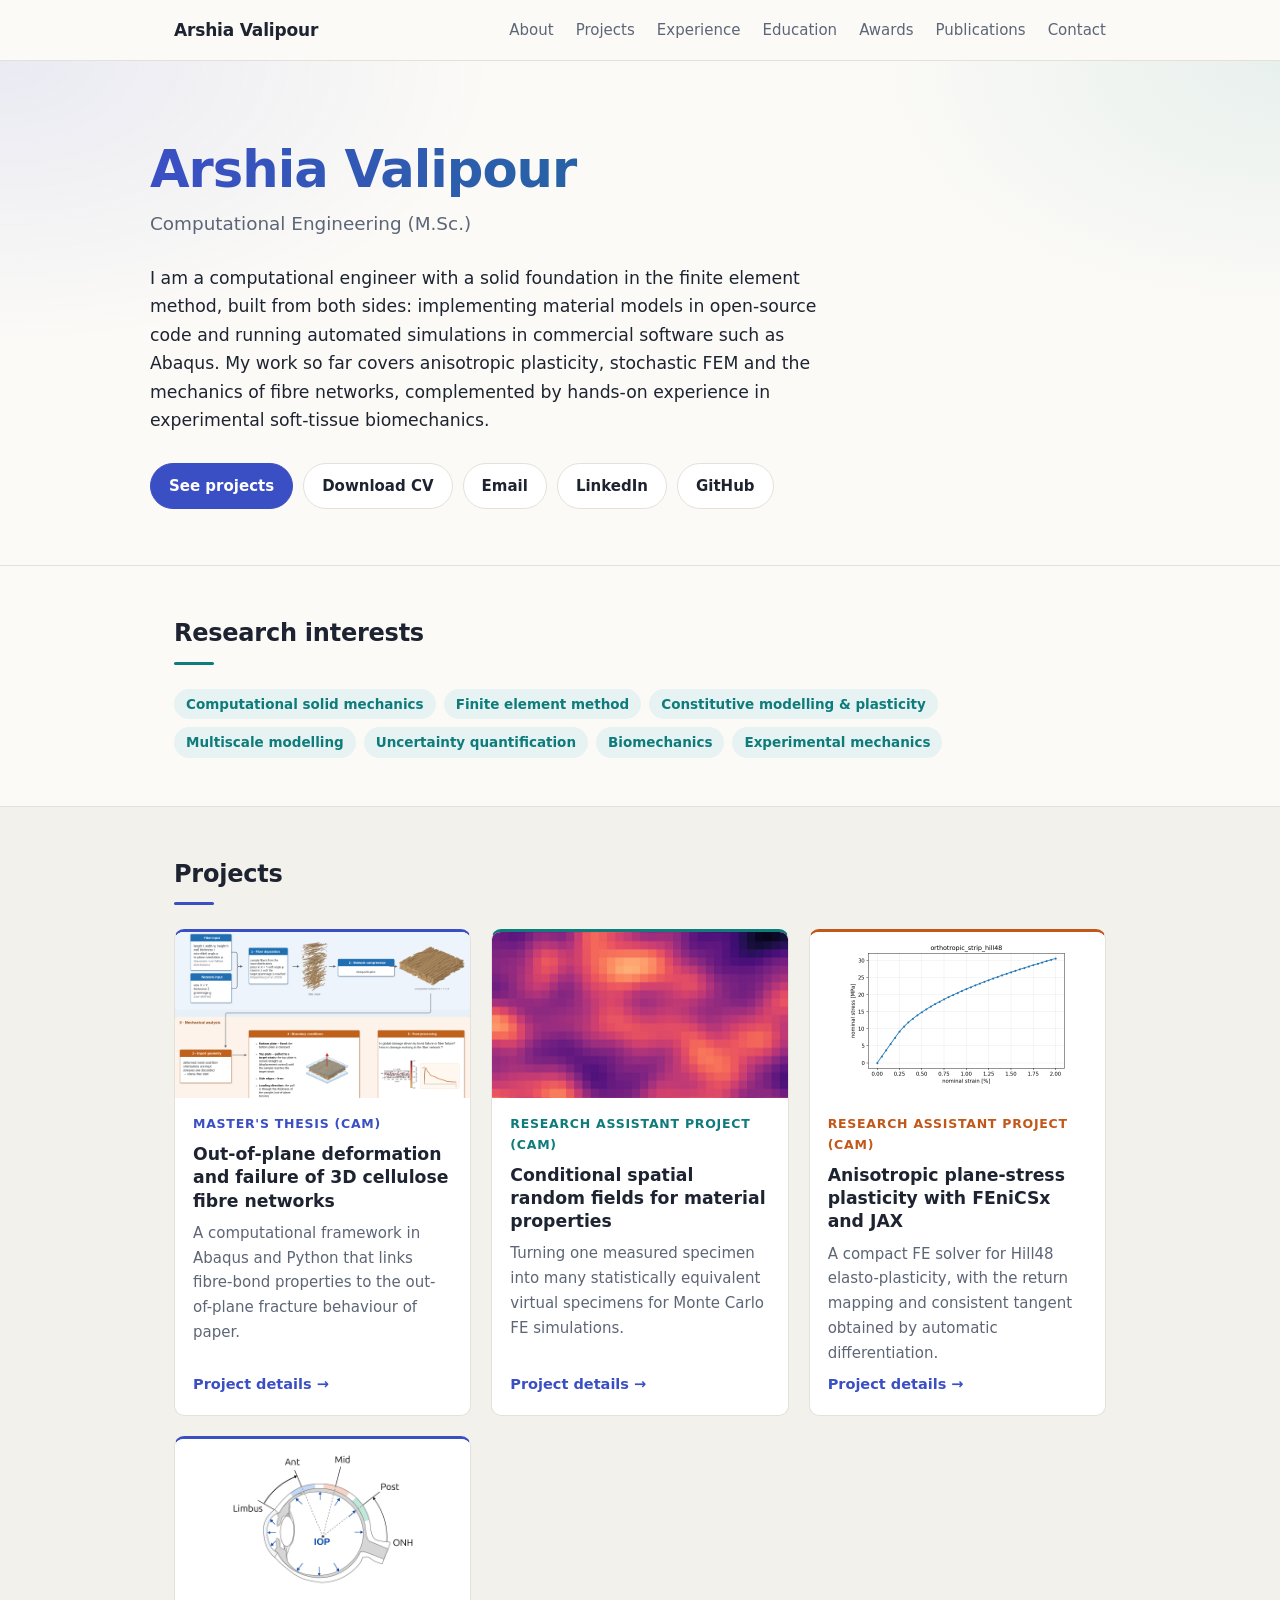
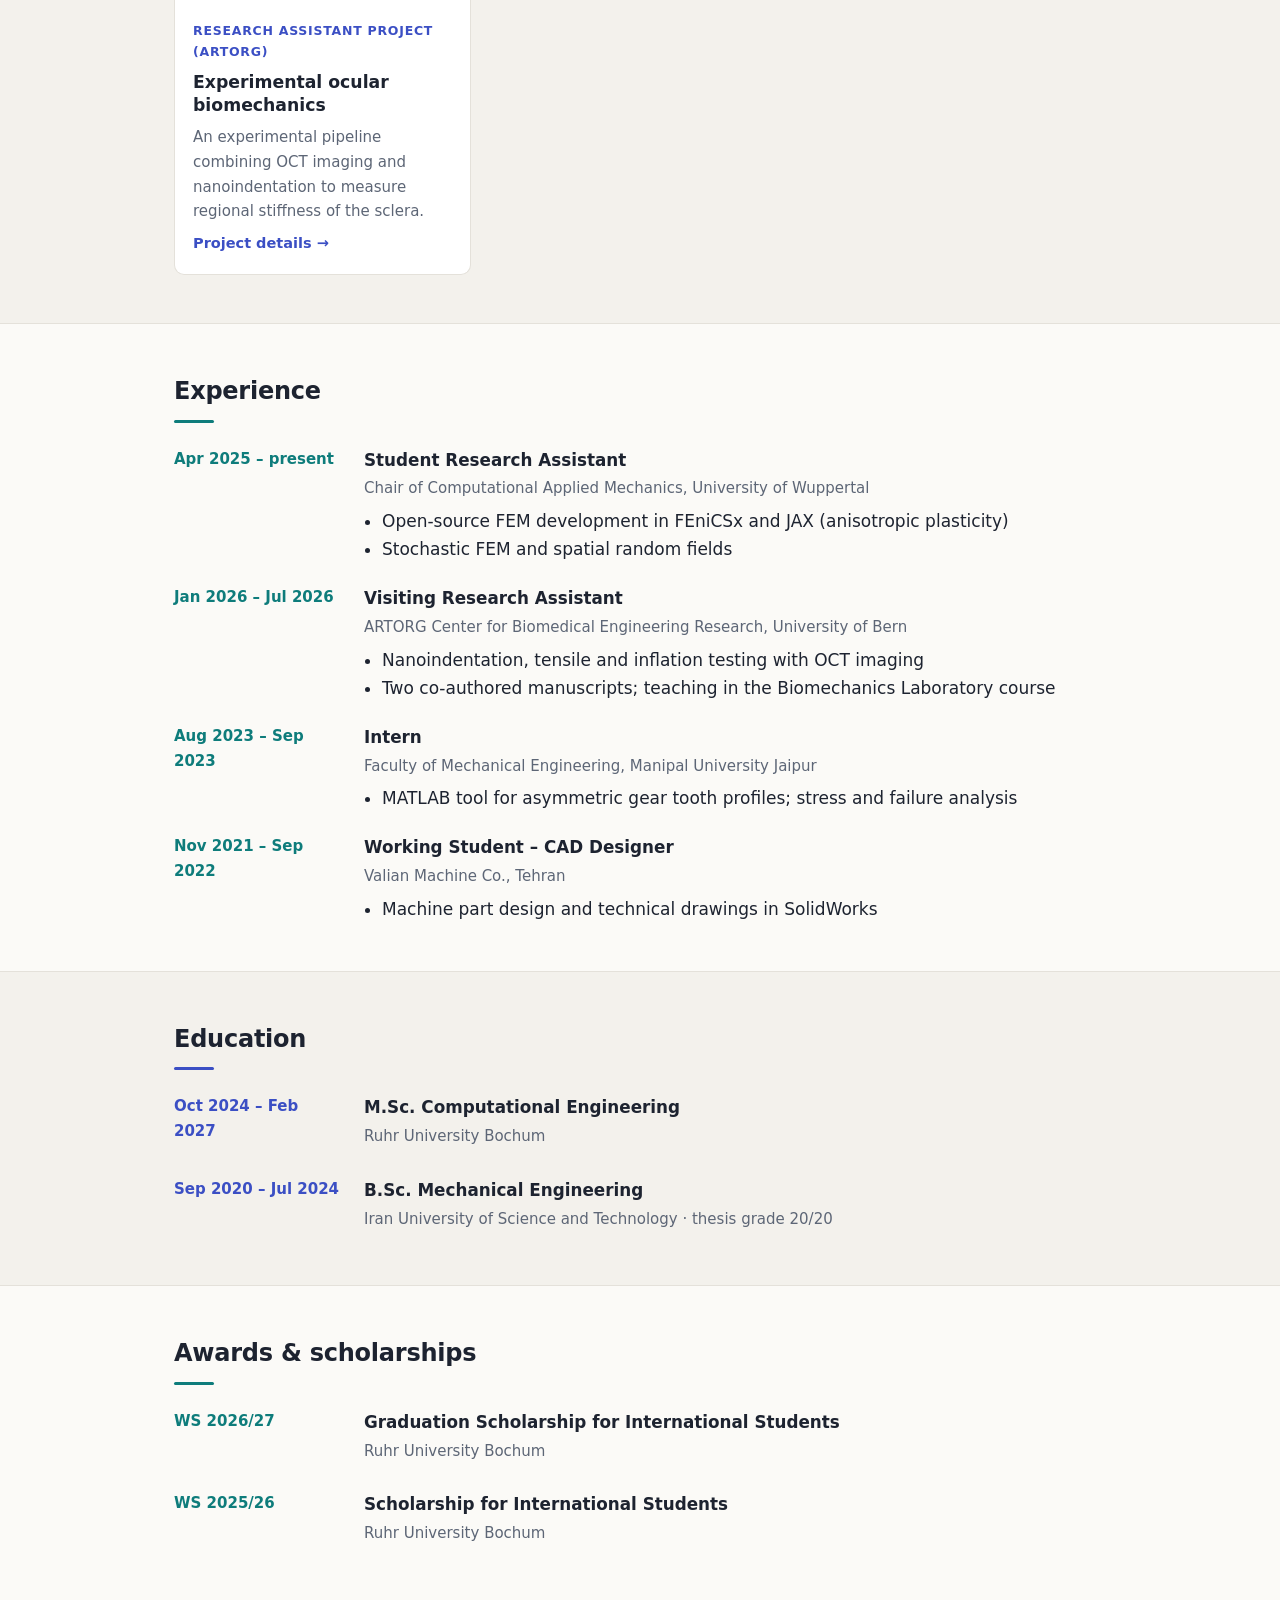
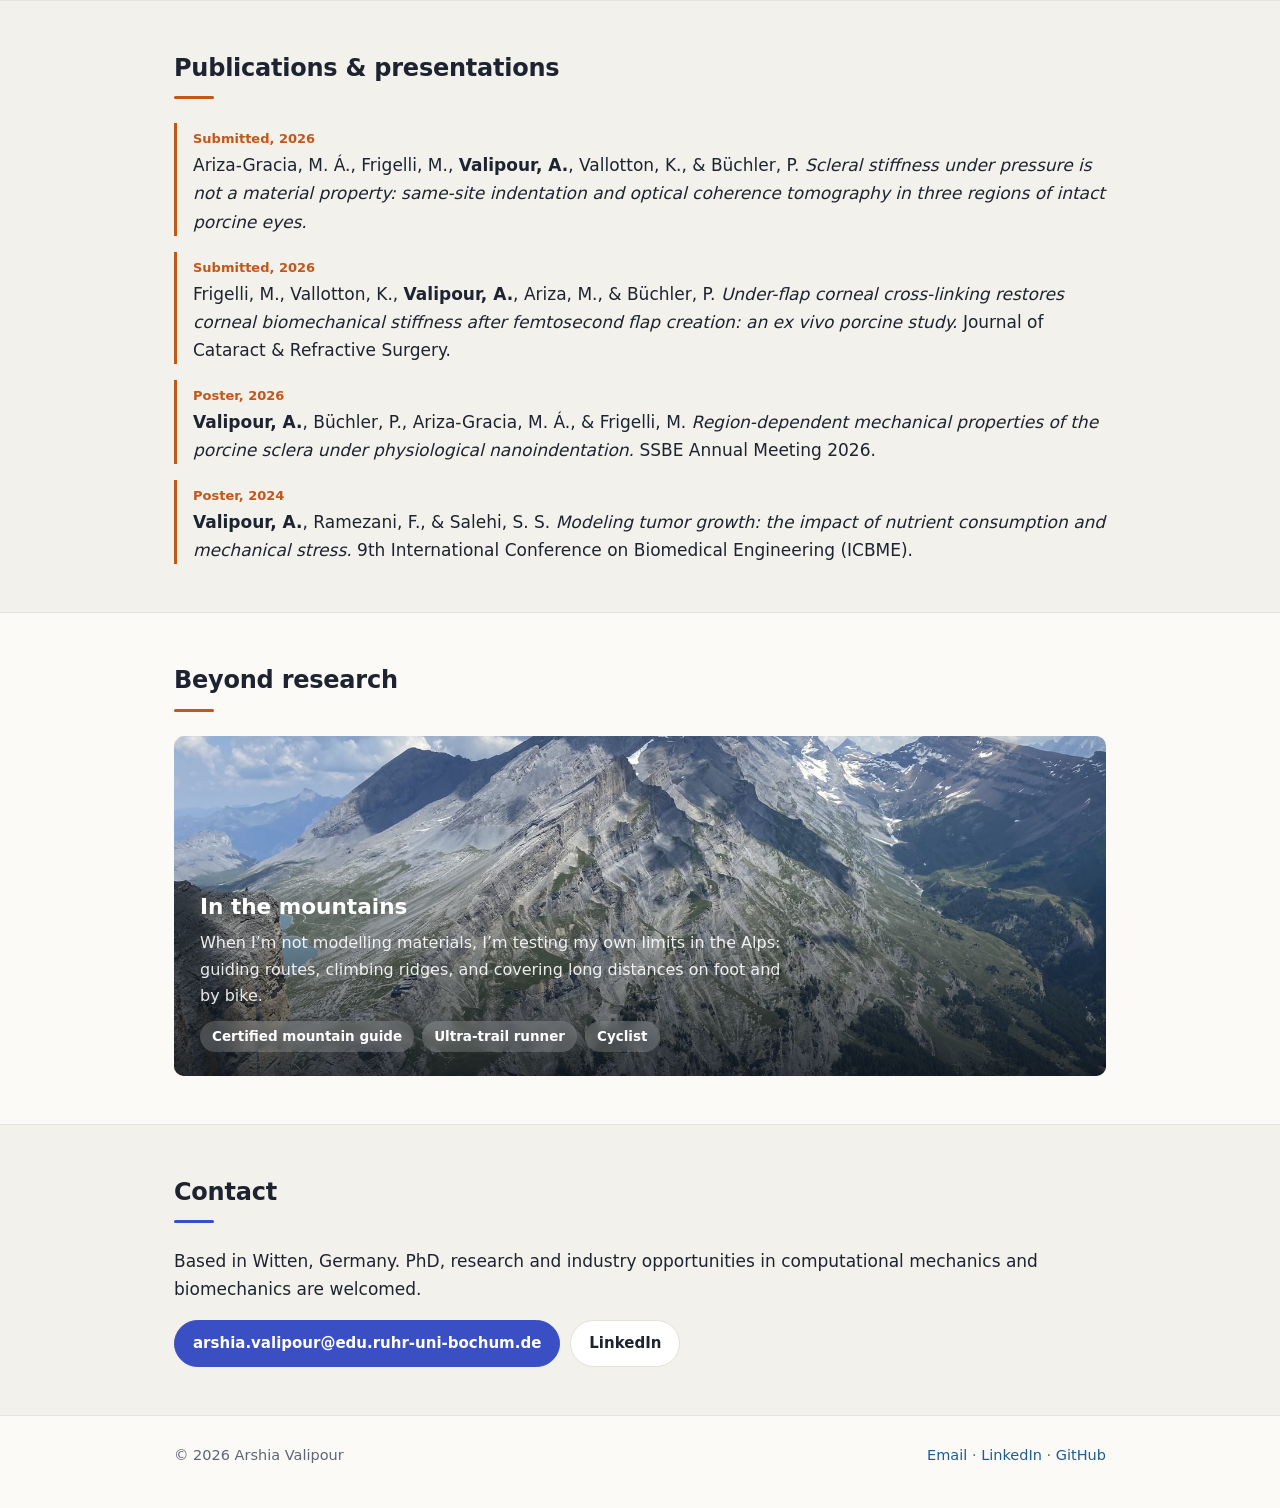
<file: index.html>
<!DOCTYPE html>
<html lang="en">
<head>
<meta charset="utf-8">
<meta name="viewport" content="width=device-width, initial-scale=1">
<title>Arshia Valipour – Computational Mechanics &amp; Biomechanics</title>
<meta name="description" content="Portfolio of Arshia Valipour: finite element methods, plasticity, stochastic FEM and biomechanics.">
<link rel="stylesheet" href="assets/style.css">
</head>
<body>
<nav class="nav"><div class="wrap">
  <a class="brand" href="index.html">Arshia Valipour</a>
  <ul>
    <li><a href="index.html#about">About</a></li>
    <li><a href="index.html#projects">Projects</a></li>
    <li><a href="index.html#experience">Experience</a></li>
    <li><a href="index.html#education">Education</a></li>
    <li><a href="index.html#awards">Awards</a></li>
    <li><a href="index.html#publications">Publications</a></li>
    <li><a href="index.html#contact">Contact</a></li>
  </ul>
</div></nav>
<main>
<div class="hero-band"><div class="wrap hero" id="about">
  <h1>Arshia Valipour</h1>
  <p class="role">Computational Engineering (M.Sc.) </p>
  <p class="lead">I am a computational engineer with a solid foundation in the finite element method, built from both sides: implementing material models in open-source code and running automated simulations in commercial software such as Abaqus. My work so far covers anisotropic plasticity, stochastic FEM and the mechanics of fibre networks, complemented by hands-on experience in experimental soft-tissue biomechanics.</p>
  <div class="buttons">
    <a class="btn primary" href="#projects">See projects</a>
    <a class="btn" href="assets/Arshia_Valipour_CV.pdf">Download CV</a>
    <a class="btn" href="mailto:arshia.valipour@edu.ruhr-uni-bochum.de">Email</a>
    <a class="btn" href="https://www.linkedin.com/in/avalipour02">LinkedIn</a>
    <a class="btn" href="https://github.com/arshiavali">GitHub</a>
  </div>
</div></div>

<section class="s-interests"><div class="wrap">
  <h2>Research interests</h2>
  <div class="chips">
    <span class="chip">Computational solid mechanics</span>
    <span class="chip">Finite element method</span>
    <span class="chip">Constitutive modelling &amp; plasticity</span>
    <span class="chip">Multiscale modelling</span>
    <span class="chip">Uncertainty quantification</span>
    <span class="chip">Biomechanics</span>
    <span class="chip">Experimental mechanics</span>
  </div>
</div></section>

<section id="projects" class="s-projects"><div class="wrap">
  <h2>Projects</h2>
  <div class="grid">
<a class="card" href="projects/fibre-networks.html">
  <div class="thumb"><img src="assets/img/thesis.png" alt="" loading="lazy"></div>
  <div class="body">
    <span class="kicker">Master's thesis (CAM)</span>
    <h3>Out-of-plane deformation and failure of 3D cellulose fibre networks</h3>
    <p>A computational framework in Abaqus and Python that links fibre-bond properties to the out-of-plane fracture behaviour of paper.</p>
    <span class="more">Project details →</span>
  </div>
</a>
<a class="card" href="projects/random-fields.html">
  <div class="thumb"><img src="assets/img/random_field_thumb.jpg" alt="" loading="lazy"></div>
  <div class="body">
    <span class="kicker">Research assistant project (CAM)</span>
    <h3>Conditional spatial random fields for material properties</h3>
    <p>Turning one measured specimen into many statistically equivalent virtual specimens for Monte Carlo FE simulations.</p>
    <span class="more">Project details →</span>
  </div>
</a>
<a class="card" href="projects/plane-stress-plasticity.html">
  <div class="thumb contain"><img src="assets/img/plasticity-stress-strain.png" alt="" loading="lazy"></div>
  <div class="body">
    <span class="kicker">Research assistant project (CAM)</span>
    <h3>Anisotropic plane-stress plasticity with FEniCSx and JAX</h3>
    <p>A compact FE solver for Hill48 elasto-plasticity, with the return mapping and consistent tangent obtained by automatic differentiation.</p>
    <span class="more">Project details →</span>
  </div>
</a>
<a class="card" href="projects/ocular-biomechanics.html">
  <div class="thumb contain"><img src="assets/img/ocular.png" alt="" loading="lazy"></div>
  <div class="body">
    <span class="kicker">Research assistant project (Artorg)</span>
    <h3>Experimental ocular biomechanics</h3>
    <p>An experimental pipeline combining OCT imaging and nanoindentation to measure regional stiffness of the sclera.</p>
    <span class="more">Project details →</span>
  </div>
</a>
  </div>
</div></section>

<section id="experience" class="s-experience"><div class="wrap">
  <h2>Experience</h2>
  <div class="timeline">
    <div class="item"><div class="when">Apr 2025 – present</div><div>
      <h3>Student Research Assistant</h3>
      <div class="where">Chair of Computational Applied Mechanics, University of Wuppertal</div>
      <ul><li>Open-source FEM development in FEniCSx and JAX (anisotropic plasticity)</li><li>Stochastic FEM and spatial random fields</li></ul>
    </div></div>
    <div class="item"><div class="when">Jan 2026 – Jul 2026</div><div>
      <h3>Visiting Research Assistant</h3>
      <div class="where">ARTORG Center for Biomedical Engineering Research, University of Bern</div>
      <ul><li>Nanoindentation, tensile and inflation testing with OCT imaging</li><li>Two co-authored manuscripts; teaching in the Biomechanics Laboratory course</li></ul>
    </div></div>
    <div class="item"><div class="when">Aug 2023 – Sep 2023</div><div>
      <h3>Intern</h3>
      <div class="where">Faculty of Mechanical Engineering, Manipal University Jaipur</div>
      <ul><li>MATLAB tool for asymmetric gear tooth profiles; stress and failure analysis</li></ul>
    </div></div>
    <div class="item"><div class="when">Nov 2021 – Sep 2022</div><div>
      <h3>Working Student – CAD Designer</h3>
      <div class="where">Valian Machine Co., Tehran</div>
      <ul><li>Machine part design and technical drawings in SolidWorks</li></ul>
    </div></div>
  </div>
</div></section>

<section id="education" class="s-education"><div class="wrap">
  <h2>Education</h2>
  <div class="timeline">
    <div class="item"><div class="when">Oct 2024 – Feb 2027</div><div>
      <h3>M.Sc. Computational Engineering</h3>
      <div class="where">Ruhr University Bochum</div>
    </div></div>
    <div class="item"><div class="when">Sep 2020 – Jul 2024</div><div>
      <h3>B.Sc. Mechanical Engineering</h3>
      <div class="where">Iran University of Science and Technology · thesis grade 20/20</div>
    </div></div>
  </div>
</div></section>

<section id="awards" class="s-awards"><div class="wrap">
  <h2>Awards &amp; scholarships</h2>
  <div class="timeline">
    <div class="item"><div class="when">WS 2026/27</div><div>
      <h3>Graduation Scholarship for International Students</h3>
      <div class="where">Ruhr University Bochum</div>
    </div></div>
    <div class="item"><div class="when">WS 2025/26</div><div>
      <h3>Scholarship for International Students</h3>
      <div class="where">Ruhr University Bochum</div>
    </div></div>
  </div>
</div></section>

<section id="publications" class="s-publications"><div class="wrap">
  <h2>Publications &amp; presentations</h2>
  <ul class="pubs">
    <li><span class="status">Submitted, 2026</span><br>Ariza-Gracia, M. Á., Frigelli, M., <b>Valipour, A.</b>, Vallotton, K., &amp; Büchler, P. <i>Scleral stiffness under pressure is not a material property: same-site indentation and optical coherence tomography in three regions of intact porcine eyes.</i></li>
    <li><span class="status">Submitted, 2026</span><br>Frigelli, M., Vallotton, K., <b>Valipour, A.</b>, Ariza, M., &amp; Büchler, P. <i>Under-flap corneal cross-linking restores corneal biomechanical stiffness after femtosecond flap creation: an ex vivo porcine study.</i> Journal of Cataract &amp; Refractive Surgery.</li>
    <li><span class="status">Poster, 2026</span><br><b>Valipour, A.</b>, Büchler, P., Ariza-Gracia, M. Á., &amp; Frigelli, M. <i>Region-dependent mechanical properties of the porcine sclera under physiological nanoindentation.</i> SSBE Annual Meeting 2026.</li>
    <li><span class="status">Poster, 2024</span><br><b>Valipour, A.</b>, Ramezani, F., &amp; Salehi, S. S. <i>Modeling tumor growth: the impact of nutrient consumption and mechanical stress.</i> 9th International Conference on Biomedical Engineering (ICBME).</li>
  </ul>
</div></section>

<section id="passion" class="s-passion"><div class="wrap">
  <h2>Beyond research</h2>
  <div class="passion" role="img" aria-label="View over a limestone ridge and green alpine valley">
    <div class="caption">
      <h3>In the mountains</h3>
      <p>When I’m not modelling materials, I’m testing my own limits in the Alps: guiding routes, climbing ridges, and covering long distances on foot and by bike.</p>
      <div class="chips"><span class="chip">Certified mountain guide</span><span class="chip">Ultra-trail runner</span><span class="chip">Cyclist</span></div>
    </div>
  </div>
</div></section>

<section id="contact" class="s-contact"><div class="wrap">
  <h2>Contact</h2>
  <p>Based in Witten, Germany. PhD, research and industry opportunities in computational mechanics and biomechanics are welcomed.</p>
  <div class="buttons">
    <a class="btn primary" href="mailto:arshia.valipour@edu.ruhr-uni-bochum.de">arshia.valipour@edu.ruhr-uni-bochum.de</a>
    <a class="btn" href="https://www.linkedin.com/in/avalipour02">LinkedIn</a>
  </div>
</div></section>
</main>
<footer><div class="wrap">
  <span>&copy; 2026 Arshia Valipour</span>
  <span><a href="mailto:arshia.valipour@edu.ruhr-uni-bochum.de">Email</a> · <a href="https://www.linkedin.com/in/avalipour02">LinkedIn</a> · <a href="https://github.com/arshiavali">GitHub</a></span>
</div></footer>
<script>
// Hide animation slots whose video file has not been added yet.
document.querySelectorAll('figure.media video').forEach(function (v) {
  v.addEventListener('error', function () { v.closest('figure').style.display = 'none'; });
  if (v.error) v.closest('figure').style.display = 'none';
});
</script>
</body>
</html>
</file>
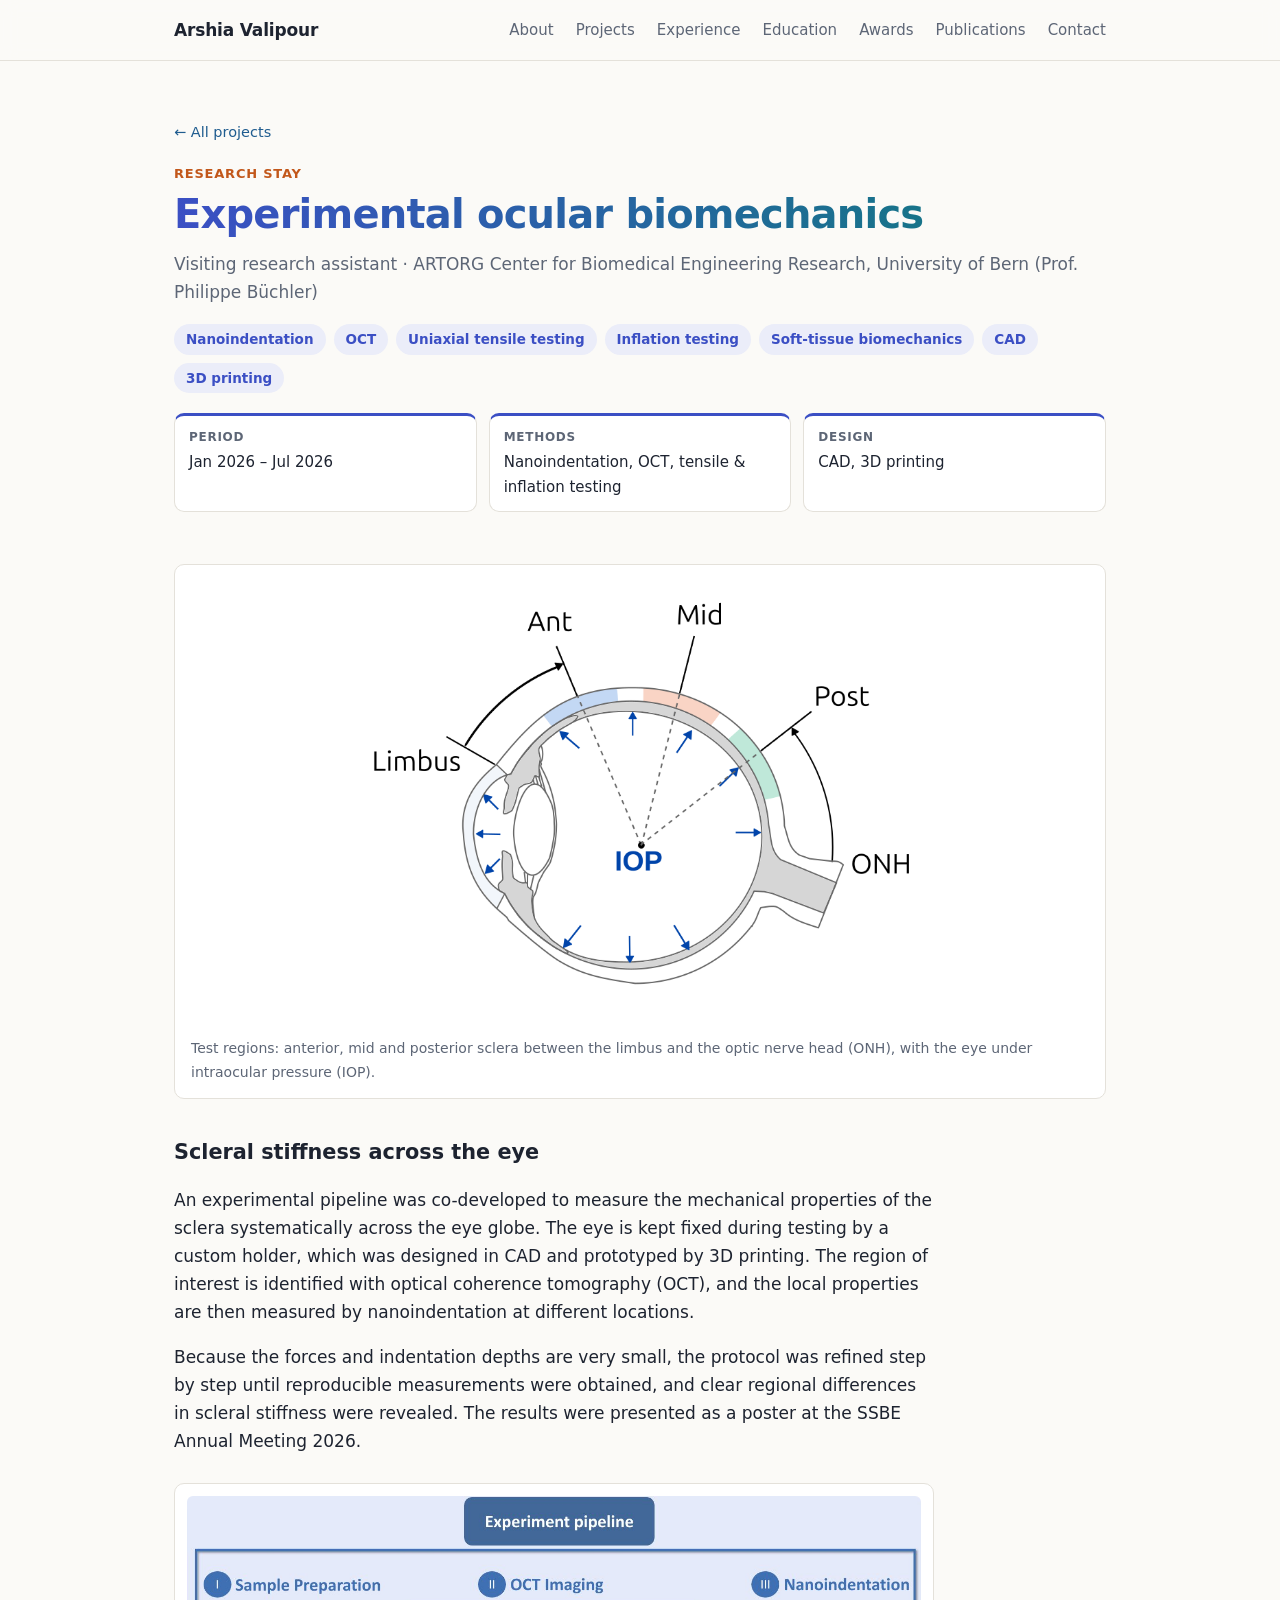
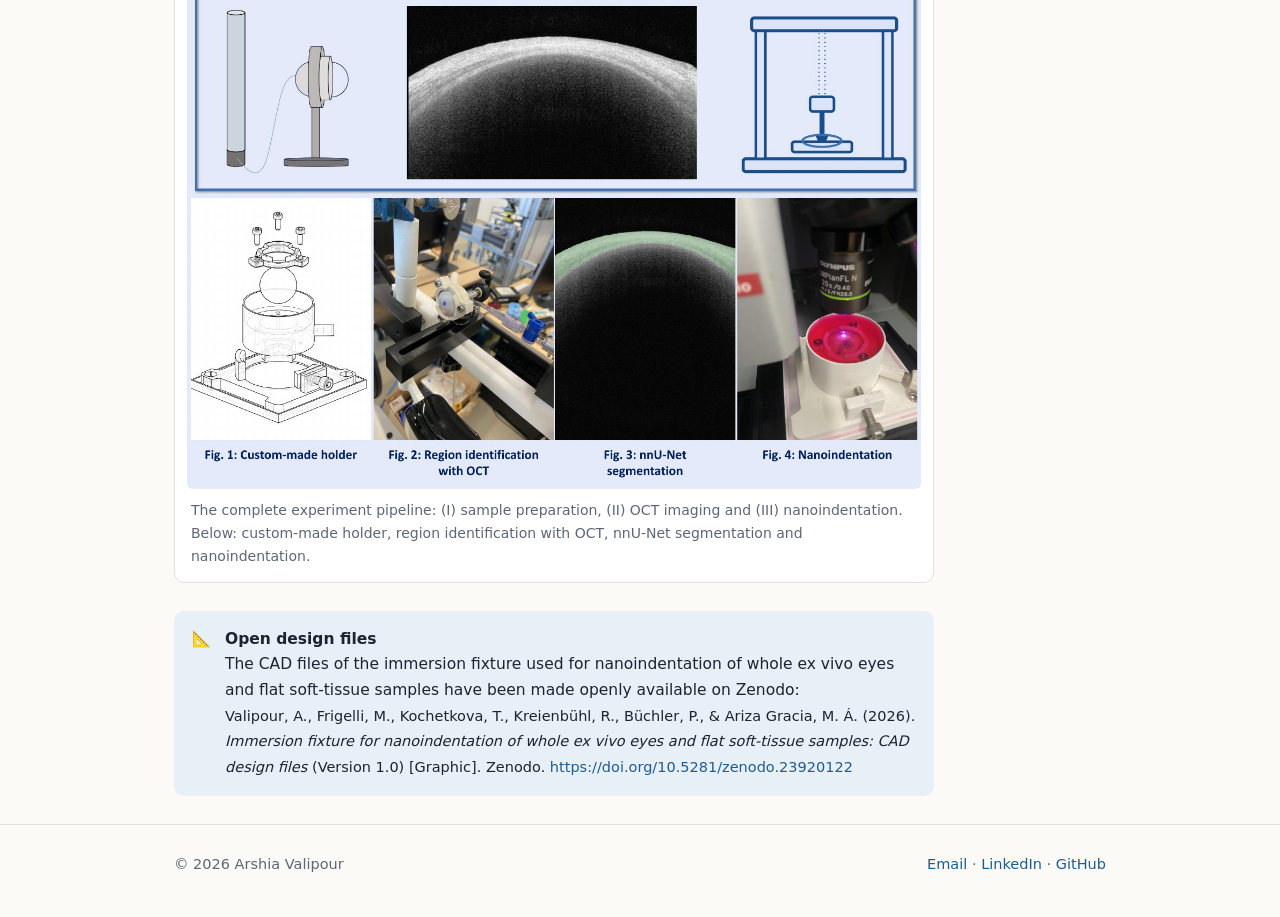
<file: projects/ocular-biomechanics.html>
<!DOCTYPE html>
<html lang="en">
<head>
<meta charset="utf-8">
<meta name="viewport" content="width=device-width, initial-scale=1">
<title>Experimental ocular biomechanics – Arshia Valipour</title>
<meta name="description" content="An experimental pipeline combining OCT imaging and nanoindentation to measure regional stiffness of the sclera.">
<link rel="stylesheet" href="../assets/style.css">
</head>
<body>
<nav class="nav"><div class="wrap">
  <a class="brand" href="../index.html">Arshia Valipour</a>
  <ul>
    <li><a href="../index.html#about">About</a></li>
    <li><a href="../index.html#projects">Projects</a></li>
    <li><a href="../index.html#experience">Experience</a></li>
    <li><a href="../index.html#education">Education</a></li>
    <li><a href="../index.html#awards">Awards</a></li>
    <li><a href="../index.html#publications">Publications</a></li>
    <li><a href="../index.html#contact">Contact</a></li>
  </ul>
</div></nav>
<main class="wrap">
<header class="project-head">
  <a class="back" href="../index.html#projects">← All projects</a>
  <div class="kicker" style="color:var(--warm);font-weight:700;text-transform:uppercase;letter-spacing:.06em;font-size:13px">Research stay</div>
  <h1>Experimental ocular biomechanics</h1>
  <p class="context">Visiting research assistant · ARTORG Center for Biomedical Engineering Research, University of Bern (Prof. Philippe Büchler)</p>
  <div class="chips"><span class="chip">Nanoindentation</span><span class="chip">OCT</span><span class="chip">Uniaxial tensile testing</span><span class="chip">Inflation testing</span><span class="chip">Soft-tissue biomechanics</span><span class="chip">CAD</span><span class="chip">3D printing</span></div>
  <div class="meta"><div><b>Period</b>Jan 2026 – Jul 2026</div><div><b>Methods</b>Nanoindentation, OCT, tensile & inflation testing</div><div><b>Design</b>CAD, 3D printing</div></div>
</header>
<figure class="media diagram"><img src="../assets/img/ocular.png" alt="Eye cross-section with the anterior, mid and posterior scleral test regions between limbus and optic nerve head, under intraocular pressure (IOP)."><figcaption>Test regions: anterior, mid and posterior sclera between the limbus and the optic nerve head (ONH), with the eye under intraocular pressure (IOP).</figcaption></figure>
<article class="prose">
<h2>Scleral stiffness across the eye</h2>
<p>An experimental pipeline was co-developed to measure the mechanical properties of the sclera systematically across the eye globe. The eye is kept fixed during testing by a custom holder, which was designed in CAD and prototyped by 3D printing. The region of interest is identified with optical coherence tomography (OCT), and the local properties are then measured by nanoindentation at different locations.</p><p>Because the forces and indentation depths are very small, the protocol was refined step by step until reproducible measurements were obtained, and clear regional differences in scleral stiffness were revealed. The results were presented as a poster at the SSBE Annual Meeting 2026.</p>
<figure class="media"><img src="../assets/img/ocular-pipeline.jpg" alt="Experiment pipeline: sample preparation, OCT imaging and nanoindentation, with photos of the custom holder, OCT region identification, nnU-Net segmentation and nanoindentation." loading="lazy"><figcaption>The complete experiment pipeline: (I) sample preparation, (II) OCT imaging and (III) nanoindentation. Below: custom-made holder, region identification with OCT, nnU-Net segmentation and nanoindentation.</figcaption></figure>
<div class="code-box"><span>📐</span><div><b>Open design files</b><br>The CAD files of the immersion fixture used for nanoindentation of whole ex vivo eyes and flat soft-tissue samples have been made openly available on Zenodo:<br>
<span style="font-size:14.5px">Valipour, A., Frigelli, M., Kochetkova, T., Kreienbühl, R., Büchler, P., &amp; Ariza Gracia, M. Á. (2026). <i>Immersion fixture for nanoindentation of whole ex vivo eyes and flat soft-tissue samples: CAD design files</i> (Version 1.0) [Graphic]. Zenodo. <a href="https://doi.org/10.5281/zenodo.23920122">https://doi.org/10.5281/zenodo.23920122</a></span></div></div>
</article>


</main>
<footer><div class="wrap">
  <span>&copy; 2026 Arshia Valipour</span>
  <span><a href="mailto:arshia.valipour@edu.ruhr-uni-bochum.de">Email</a> · <a href="https://www.linkedin.com/in/avalipour02">LinkedIn</a> · <a href="https://github.com/arshiavali">GitHub</a></span>
</div></footer>
<script>
// Hide animation slots whose video file has not been added yet.
document.querySelectorAll('figure.media video').forEach(function (v) {
  v.addEventListener('error', function () { v.closest('figure').style.display = 'none'; });
  if (v.error) v.closest('figure').style.display = 'none';
});
</script>
</body>
</html>
</file>
<file: assets/style.css>
/* ---------- Base ---------- */
:root {
  --bg: #fbfaf7;
  --surface: #ffffff;
  --text: #1d2330;
  --muted: #5d6676;
  --line: #e4e1da;
  --accent: #1f5c8f;
  --accent-soft: #e8f0f7;
  --warm: #b8622a;
  --radius: 10px;
  --max: 980px;
  --font: "Inter", "Segoe UI", system-ui, -apple-system, Roboto, "Helvetica Neue", Arial, sans-serif;
  --mono: ui-monospace, "SFMono-Regular", Menlo, Consolas, monospace;
}
@media (prefers-color-scheme: dark) {
  :root {
    --bg: #12151b;
    --surface: #1a1f27;
    --text: #e6e8ec;
    --muted: #9aa3b2;
    --line: #2b313c;
    --accent: #6fa8dc;
    --accent-soft: #1f2a38;
    --warm: #e0955f;
  }
}
* { box-sizing: border-box; }
html { scroll-behavior: smooth; }
body {
  margin: 0;
  font-family: var(--font);
  background: var(--bg);
  color: var(--text);
  line-height: 1.65;
  font-size: 17px;
}
a { color: var(--accent); text-decoration: none; }
a:hover { text-decoration: underline; }
img, video { max-width: 100%; display: block; }
.wrap { max-width: var(--max); margin: 0 auto; padding: 0 24px; }

/* ---------- Nav ---------- */
.nav {
  position: sticky; top: 0; z-index: 10;
  background: color-mix(in srgb, var(--bg) 88%, transparent);
  backdrop-filter: blur(8px);
  border-bottom: 1px solid var(--line);
}
.nav .wrap { display: flex; align-items: center; justify-content: space-between; height: 60px; }
.nav .brand { font-weight: 700; color: var(--text); letter-spacing: -0.01em; }
.nav ul { list-style: none; display: flex; gap: 22px; margin: 0; padding: 0; font-size: 15px; }
.nav ul a { color: var(--muted); }
.nav ul a:hover { color: var(--text); text-decoration: none; }
@media (max-width: 720px) { .nav ul { display: none; } }

/* ---------- Hero ---------- */
.hero { padding: 80px 0 56px; }
.hero h1 { font-size: clamp(2.2rem, 5vw, 3.2rem); line-height: 1.1; margin: 0 0 12px; letter-spacing: -0.02em; }
.hero .role { font-size: 1.15rem; color: var(--muted); margin: 0 0 24px; }
.hero p.lead { max-width: 680px; font-size: 1.08rem; margin: 0 0 28px; }
.buttons { display: flex; flex-wrap: wrap; gap: 10px; }
.btn {
  display: inline-flex; align-items: center; gap: 8px;
  padding: 10px 18px; border-radius: 999px; font-size: 15px; font-weight: 600;
  border: 1px solid var(--line); color: var(--text); background: var(--surface);
}
.btn:hover { border-color: var(--accent); text-decoration: none; }
.btn.primary { background: var(--accent); border-color: var(--accent); color: #fff; }
@media (prefers-color-scheme: dark) { .btn.primary { color: #0e1116; } }

/* ---------- Sections ---------- */
section { padding: 48px 0; border-top: 1px solid var(--line); }
section h2 { font-size: 1.5rem; margin: 0 0 24px; letter-spacing: -0.01em; }
.chips { display: flex; flex-wrap: wrap; gap: 8px; }
.chip {
  font-size: 13.5px; padding: 4px 12px; border-radius: 999px;
  background: var(--accent-soft); color: var(--accent); font-weight: 600;
}

/* ---------- Project cards ---------- */
.grid { display: grid; grid-template-columns: repeat(auto-fill, minmax(290px, 1fr)); gap: 20px; }
.card {
  background: var(--surface); border: 1px solid var(--line); border-radius: var(--radius);
  overflow: hidden; display: flex; flex-direction: column; color: var(--text);
  transition: transform .15s ease, border-color .15s ease;
}
.card:hover { transform: translateY(-3px); border-color: var(--accent); text-decoration: none; }
.card .thumb { aspect-ratio: 16/9; background: var(--accent-soft); overflow: hidden; }
.card .thumb img { width: 100%; height: 100%; object-fit: cover; }
.card .thumb.empty { display: flex; align-items: center; justify-content: center; color: var(--accent); font-weight: 700; font-size: 1.1rem; padding: 16px; text-align: center; }
.card .body { padding: 16px 18px 18px; display: flex; flex-direction: column; gap: 8px; flex: 1; }
.card .kicker { font-size: 12.5px; text-transform: uppercase; letter-spacing: .06em; color: var(--warm); font-weight: 700; }
.card h3 { margin: 0; font-size: 1.08rem; line-height: 1.35; }
.card p { margin: 0; font-size: 15px; color: var(--muted); }
.card .more { margin-top: auto; font-size: 14.5px; color: var(--accent); font-weight: 600; }

/* ---------- Lists / timeline ---------- */
.timeline { display: grid; gap: 22px; }
.item { display: grid; grid-template-columns: 170px 1fr; gap: 20px; }
.item .when { color: var(--muted); font-size: 15px; }
.item h3 { margin: 0; font-size: 1.05rem; }
.item .where { color: var(--muted); font-size: 15px; margin: 2px 0 6px; }
.item ul { margin: 0; padding-left: 18px; }
@media (max-width: 640px) { .item { grid-template-columns: 1fr; gap: 2px; } }
.pubs { list-style: none; padding: 0; margin: 0; display: grid; gap: 16px; }
.pubs li { padding-left: 16px; border-left: 3px solid var(--accent-soft); }
.pubs .status { font-size: 13px; color: var(--warm); font-weight: 700; }

/* ---------- Project page ---------- */
.project-head { padding: 56px 0 24px; }
.back { font-size: 14.5px; display: inline-block; margin-bottom: 18px; }
.project-head h1 { font-size: clamp(1.8rem, 4vw, 2.5rem); line-height: 1.2; margin: 6px 0 12px; letter-spacing: -0.02em; }
.project-head .context { color: var(--muted); margin: 0 0 18px; }
.meta { display: grid; grid-template-columns: repeat(auto-fit, minmax(180px, 1fr)); gap: 12px; margin: 20px 0 0; }
.meta div { background: var(--surface); border: 1px solid var(--line); border-radius: var(--radius); padding: 12px 14px; font-size: 15px; }
.meta b { display: block; font-size: 12px; text-transform: uppercase; letter-spacing: .06em; color: var(--muted); margin-bottom: 2px; }
.prose { max-width: 760px; }
.prose h2 { font-size: 1.3rem; margin: 36px 0 10px; }
.prose ul { padding-left: 20px; }
figure.media { margin: 28px 0; background: var(--surface); border: 1px solid var(--line); border-radius: var(--radius); padding: 12px; }
figure.media img, figure.media video { width: 100%; border-radius: 6px; background: #fff; }
figure.media figcaption { font-size: 14px; color: var(--muted); padding: 10px 4px 2px; }
.code-box {
  display: flex; gap: 14px; align-items: flex-start;
  background: var(--accent-soft); border-radius: var(--radius); padding: 16px 18px; margin: 28px 0;
  font-size: 15.5px;
}
.code-box code { font-family: var(--mono); font-size: 14px; }

/* ---------- Footer ---------- */
footer { border-top: 1px solid var(--line); padding: 28px 0 40px; color: var(--muted); font-size: 14.5px; }
footer .wrap { display: flex; justify-content: space-between; flex-wrap: wrap; gap: 12px; }

/* =========================================================
   Colour theme: calm base, one accent colour per section
   ========================================================= */
:root {
  --c1: #3b4fc4; /* indigo */
  --c2: #0e7c7b; /* teal   */
  --c3: #c2571a; /* amber  */
  --c: var(--accent);
  --band: #f3f1ec;
}
@media (prefers-color-scheme: dark) {
  :root { --c1: #8c9bff; --c2: #4cc3bf; --c3: #f0a06a; --band: #161a21; }
}

/* Hero: a soft wash, name in a two-tone gradient */
.hero-band {
  background:
    radial-gradient(55% 80% at 0% 0%, color-mix(in srgb, var(--c1) 9%, transparent), transparent 70%),
    radial-gradient(45% 70% at 100% 0%, color-mix(in srgb, var(--c2) 8%, transparent), transparent 70%);
}
.hero h1, .project-head h1 {
  background: linear-gradient(90deg, var(--c1), var(--c2));
  -webkit-background-clip: text; background-clip: text; color: transparent;
}
.btn.primary { background: var(--c1); border-color: var(--c1); }
.btn:hover { border-color: var(--c1); }

/* Sections: neutral bands that alternate; colour only in the heading accent */
section { border-top: 1px solid var(--line); }
section:nth-of-type(even) { background: var(--band); }
section h2 { color: var(--text); }
section h2::after {
  content: ""; display: block; height: 3px; width: 40px; margin-top: 8px; border-radius: 3px; background: var(--c);
}
.s-interests    { --c: var(--c2); }
.s-projects     { --c: var(--c1); }
.s-publications { --c: var(--c3); }
.s-experience   { --c: var(--c2); }
.s-passion      { --c: var(--c3); }
.s-contact      { --c: var(--c1); }

/* Chips take the colour of their section */
.chip { background: color-mix(in srgb, var(--c) 10%, var(--surface)); color: var(--c); }

/* Project cards: thin coloured top edge */
.card { --k: var(--c1); border-top: 3px solid var(--k); }
.card:nth-child(3n+2) { --k: var(--c2); }
.card:nth-child(3n+3) { --k: var(--c3); }
.card:hover { border-color: var(--k); box-shadow: 0 8px 22px -14px color-mix(in srgb, var(--k) 60%, transparent); }
.card .kicker { color: var(--k); }
.card .more { color: var(--c1); }
.card .thumb.contain { background: #fff; }
.card .thumb.contain img { object-fit: contain; padding: 8px; }

/* Publications and timeline */
.pubs li { border-left-color: var(--c); }
.pubs .status { color: var(--c); }
.item .when { color: var(--c); font-weight: 600; }

/* Passion: mountain photo banner */
.passion {
  position: relative; border-radius: var(--radius); overflow: hidden;
  min-height: 340px; display: flex; align-items: flex-end;
  background: #2b3a4a url("img/mountains.jpg") center 40% / cover no-repeat;
}
.passion::before {
  content: ""; position: absolute; inset: 0;
  background: linear-gradient(180deg, rgba(10,16,24,0) 35%, rgba(10,16,24,.78) 100%);
}
.passion .caption { position: relative; padding: 24px 26px; color: #fff; max-width: 640px; }
.passion h3 { margin: 0 0 6px; font-size: 1.35rem; color: #fff; }
.passion p { margin: 0; color: rgba(255,255,255,.9); font-size: 16px; }
.passion .chips { margin-top: 12px; }
.passion .chip { background: rgba(255,255,255,.18); color: #fff; backdrop-filter: blur(4px); }

/* Project pages */
.project-head { --c: var(--c1); }
.project-head .kicker { color: var(--c3) !important; }
.meta div { border-top: 3px solid var(--c1); }
.prose h2 { color: var(--text); }
figure.media.diagram img { max-width: 560px; margin: 0 auto; }
.s-education { --c: var(--c1); }
.s-awards    { --c: var(--c2); }
figure.media.portrait img { max-width: 340px; }
</file>
